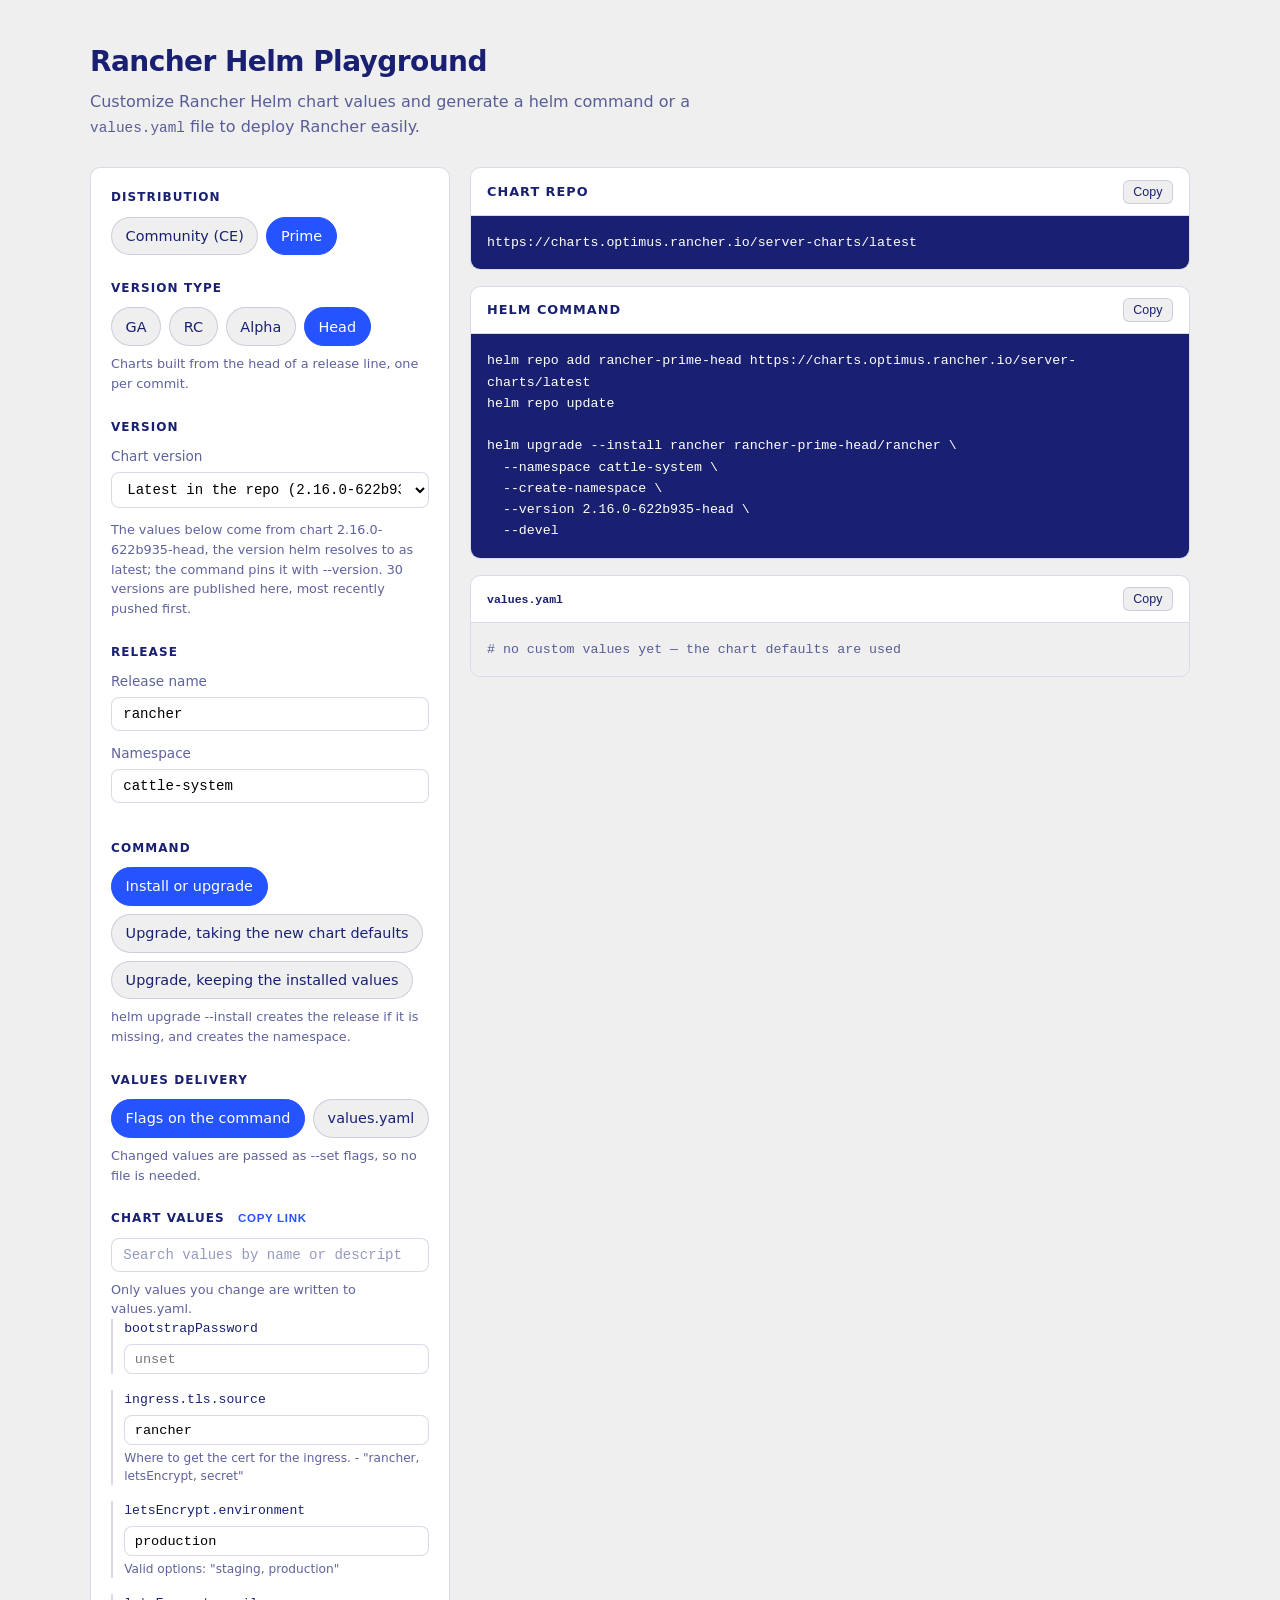
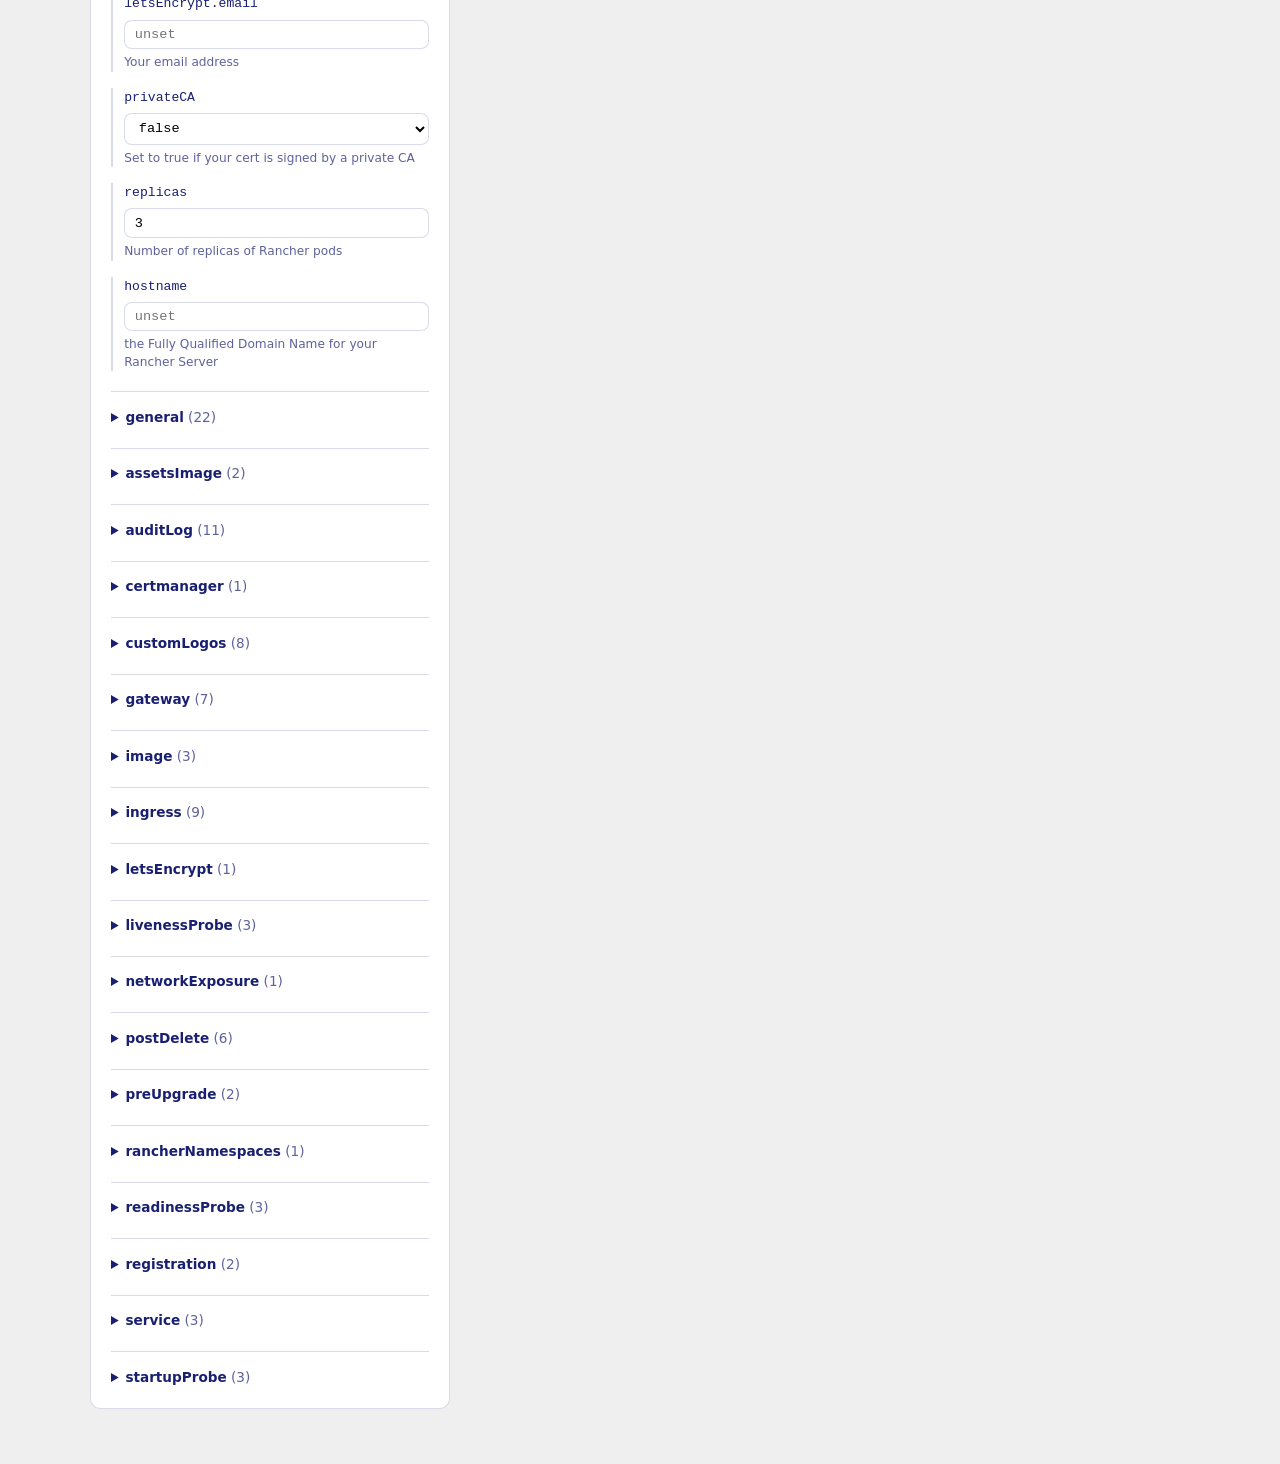
<file: index.html>
<!doctype html>
<html lang="en">
  <head>
    <meta charset="utf-8" />
    <meta name="viewport" content="width=device-width, initial-scale=1" />
    <title>Rancher Helm Playground</title>
    <link rel="stylesheet" href="css/styles.css" />
  </head>
  <body>
    <header class="site-header">
      <h1>Rancher Helm Playground</h1>
      <p>
        Customize Rancher Helm chart values and generate a helm command or a
        <code>values.yaml</code> file to deploy Rancher easily.
      </p>
    </header>

    <p class="banner" id="banner" role="alert" hidden></p>

    <main class="layout">
      <form id="config" class="panel" autocomplete="off">
        <fieldset>
          <legend>Distribution</legend>
          <div class="choices" id="distribution-choices"></div>
        </fieldset>

        <fieldset>
          <legend>Version type</legend>
          <div class="choices" id="version-type-choices"></div>
          <p class="hint" id="version-type-hint"></p>
        </fieldset>

        <fieldset>
          <legend>Version</legend>
          <label class="field">
            <span>Chart version</span>
            <select id="version-select" name="version-select"></select>
          </label>
          <label class="field" id="custom-version" hidden>
            <span>Custom version</span>
            <input type="text" id="version" name="version" spellcheck="false" />
          </label>
          <p class="hint" id="chart-hint"></p>
        </fieldset>

        <fieldset>
          <legend>Release</legend>
          <label class="field">
            <span>Release name</span>
            <input type="text" id="release-name" name="release-name" value="rancher" spellcheck="false" />
          </label>
          <label class="field">
            <span>Namespace</span>
            <input type="text" id="namespace" name="namespace" value="cattle-system" spellcheck="false" />
          </label>
        </fieldset>

        <fieldset>
          <legend>Command</legend>
          <div class="choices" id="action-choices"></div>
          <p class="hint" id="action-hint"></p>
        </fieldset>

        <fieldset>
          <legend>Values delivery</legend>
          <div class="choices" id="values-mode-choices"></div>
          <p class="hint" id="values-mode-hint"></p>
        </fieldset>

        <fieldset>
          <legend>
            Chart values
            <button type="button" id="copy-link" class="link-button">Copy link</button>
            <button type="button" id="reset-values" class="link-button" hidden>Reset</button>
          </legend>
          <input
            type="search"
            id="values-search"
            class="values-search"
            placeholder="Search values by name or description"
            aria-label="Search values"
            spellcheck="false"
          />
          <p class="hint" id="values-summary"></p>
          <div class="fields" id="common-fields"></div>
          <div id="value-groups"></div>
        </fieldset>
      </form>

      <section class="panel output" aria-live="polite">
        <article class="card">
          <header class="card-header">
            <h2>Chart repo</h2>
            <button type="button" class="copy" data-copy-target="chart-repo">Copy</button>
          </header>
          <pre id="chart-repo" class="code"></pre>
        </article>

        <article class="card">
          <header class="card-header">
            <h2>Helm command</h2>
            <button type="button" class="copy" data-copy-target="helm-command">Copy</button>
          </header>
          <pre id="helm-command" class="code"></pre>
        </article>

        <article class="card">
          <header class="card-header">
            <h2><code>values.yaml</code></h2>
            <button type="button" class="copy" data-copy-target="values-yaml">Copy</button>
          </header>
          <pre id="values-yaml" class="code"></pre>
        </article>
      </section>
    </main>

    <script src="js/app.js"></script>
  </body>
</html>
</file>
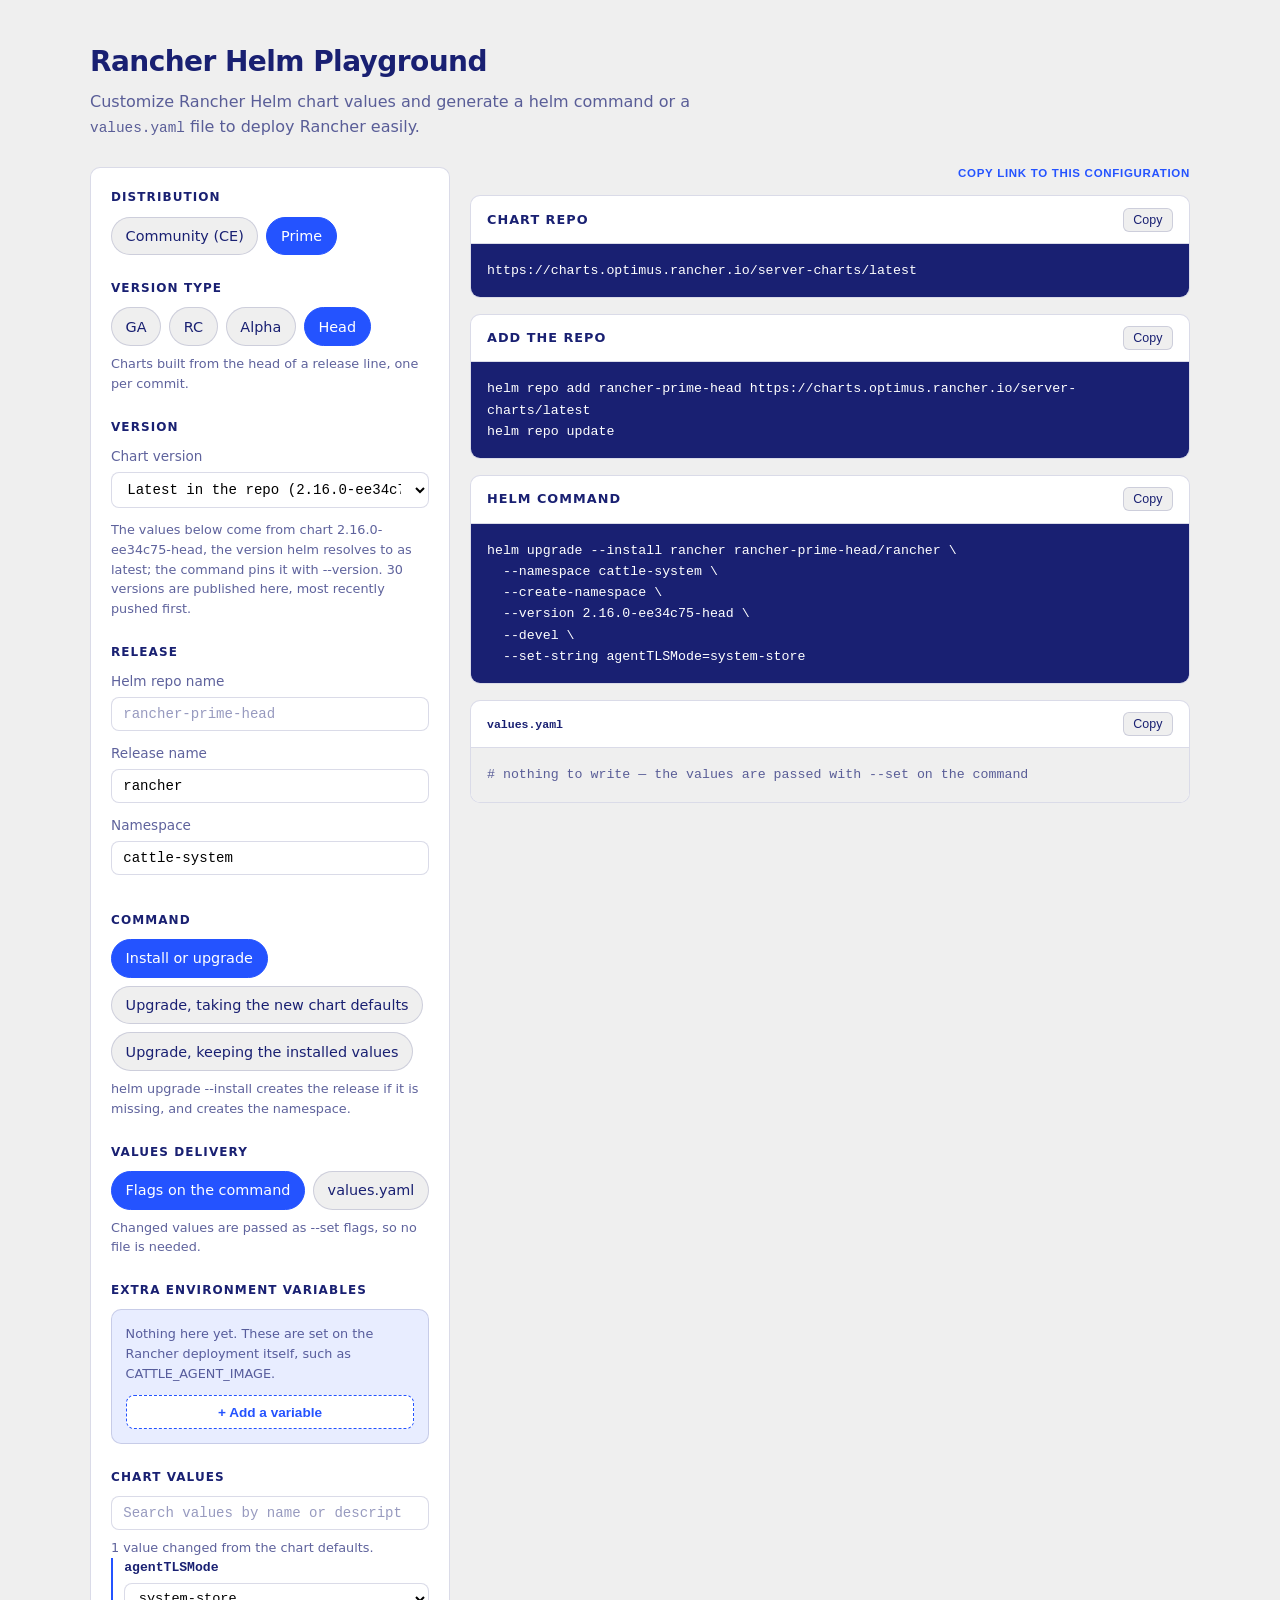
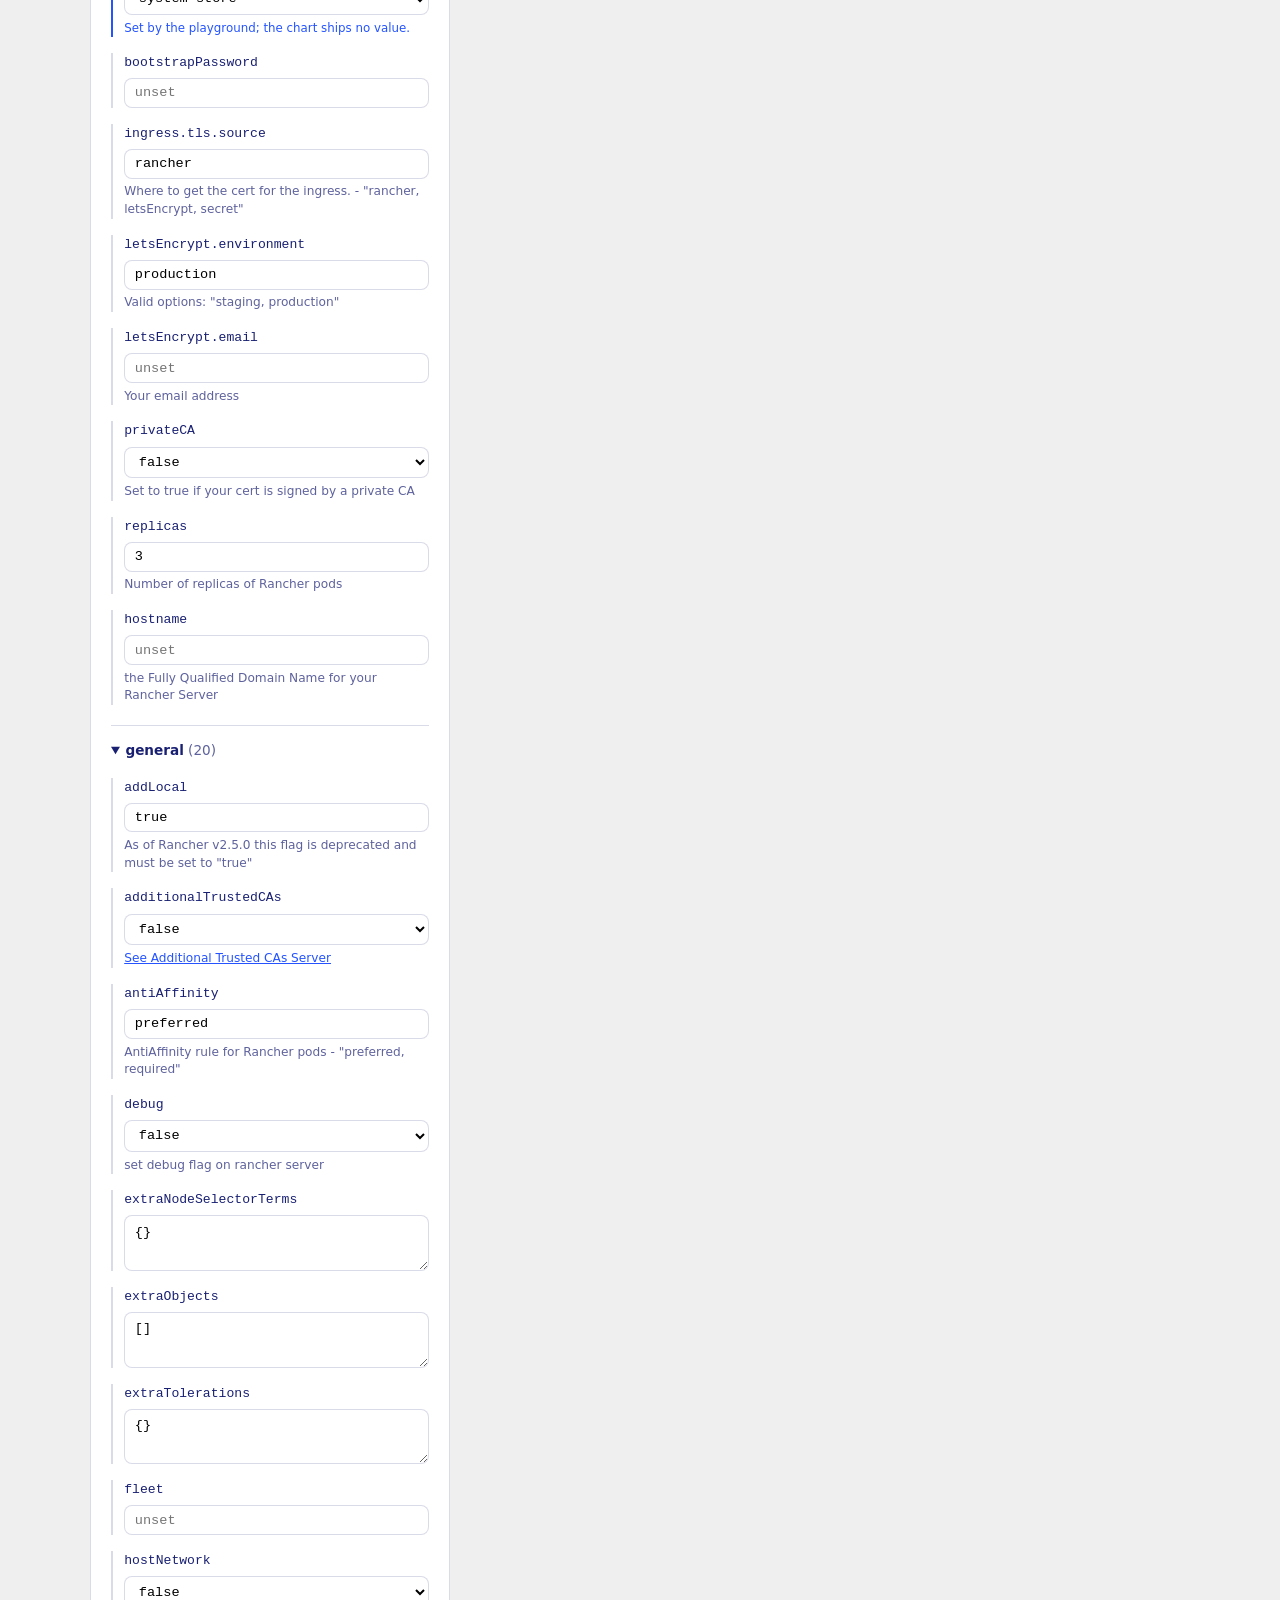
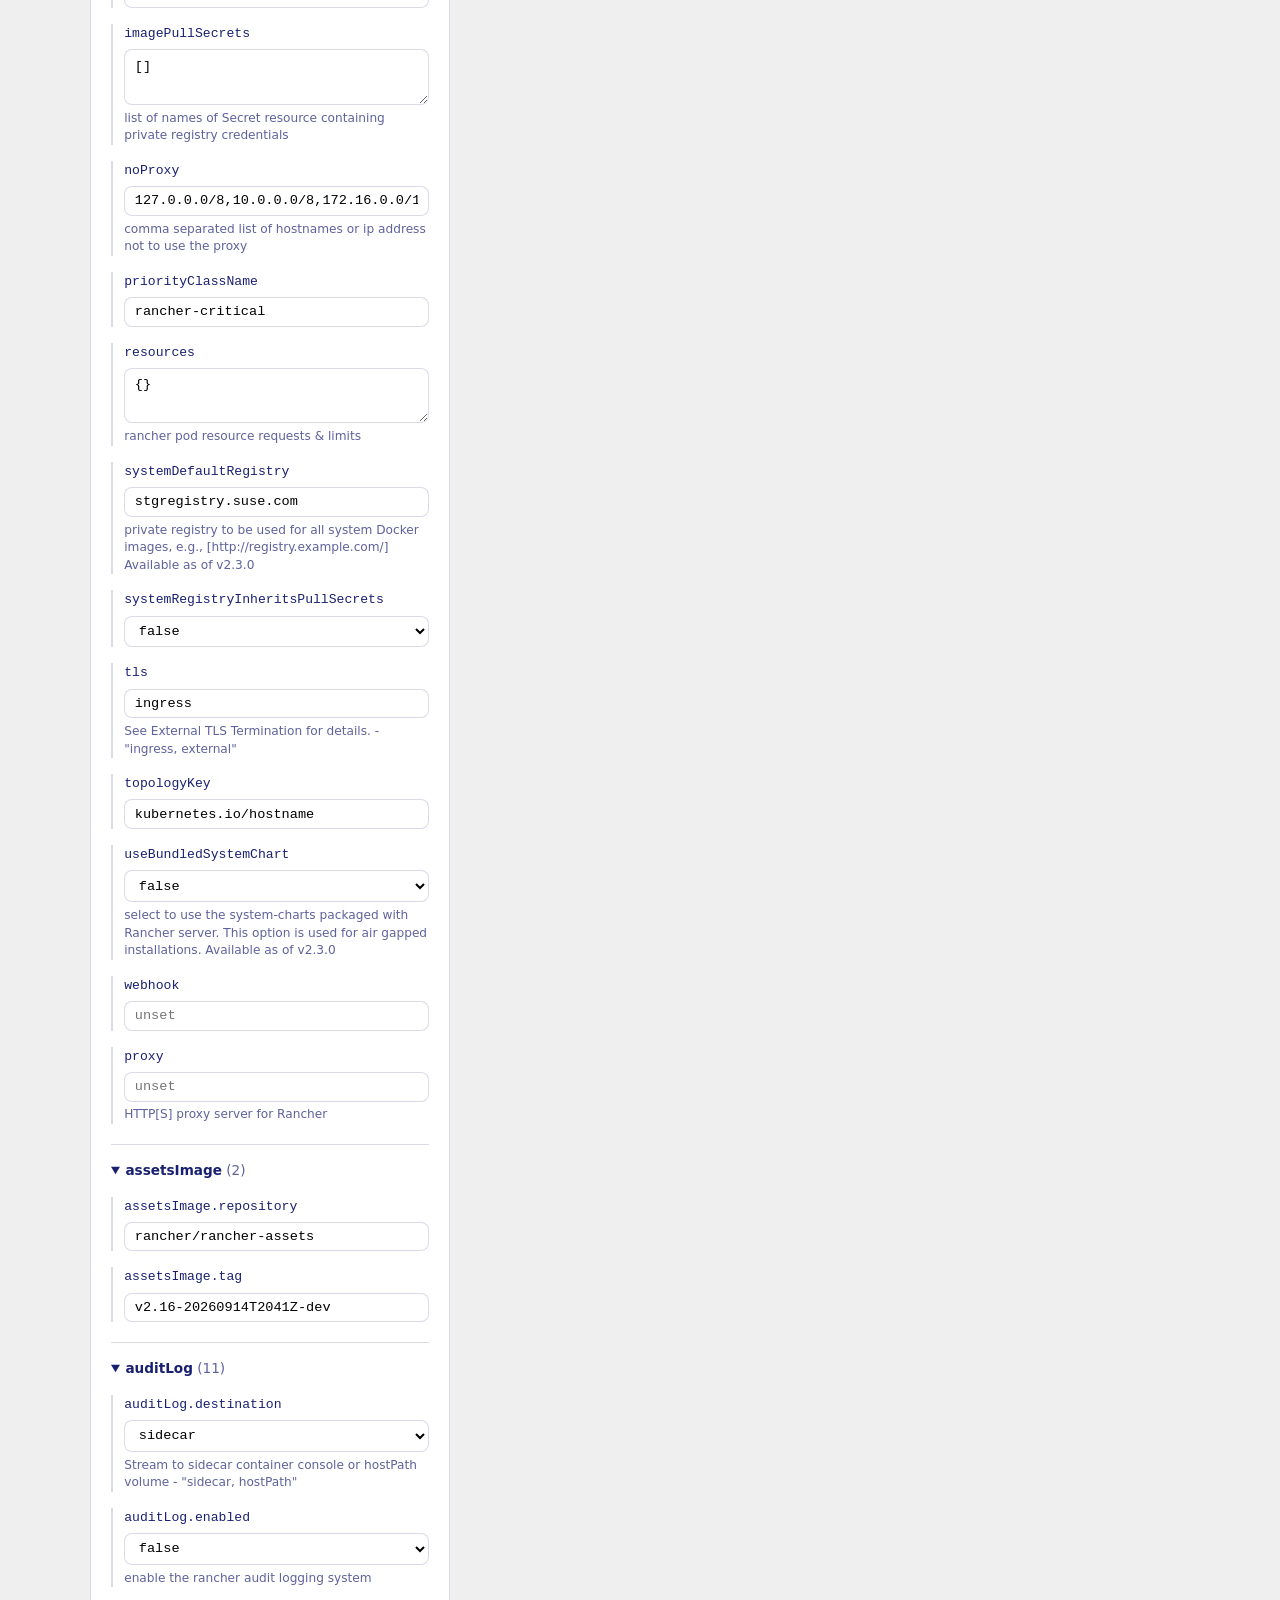
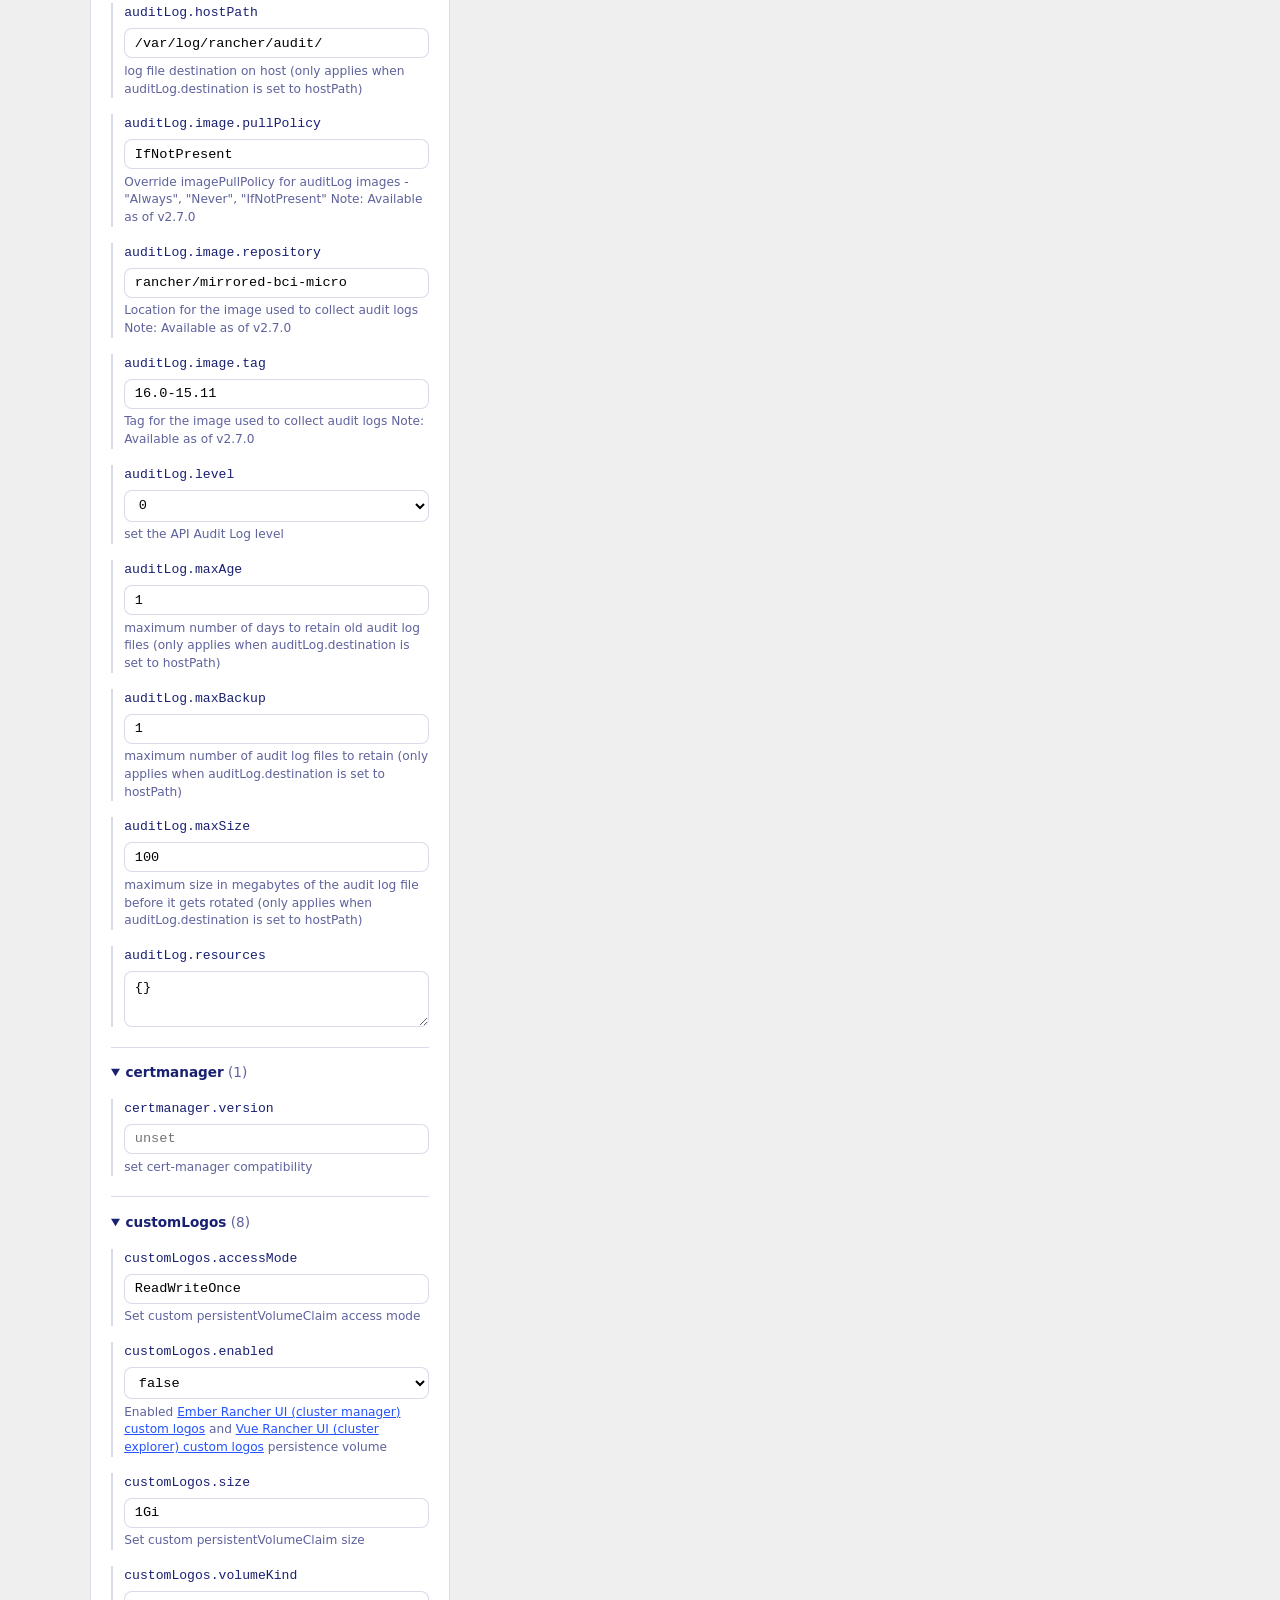
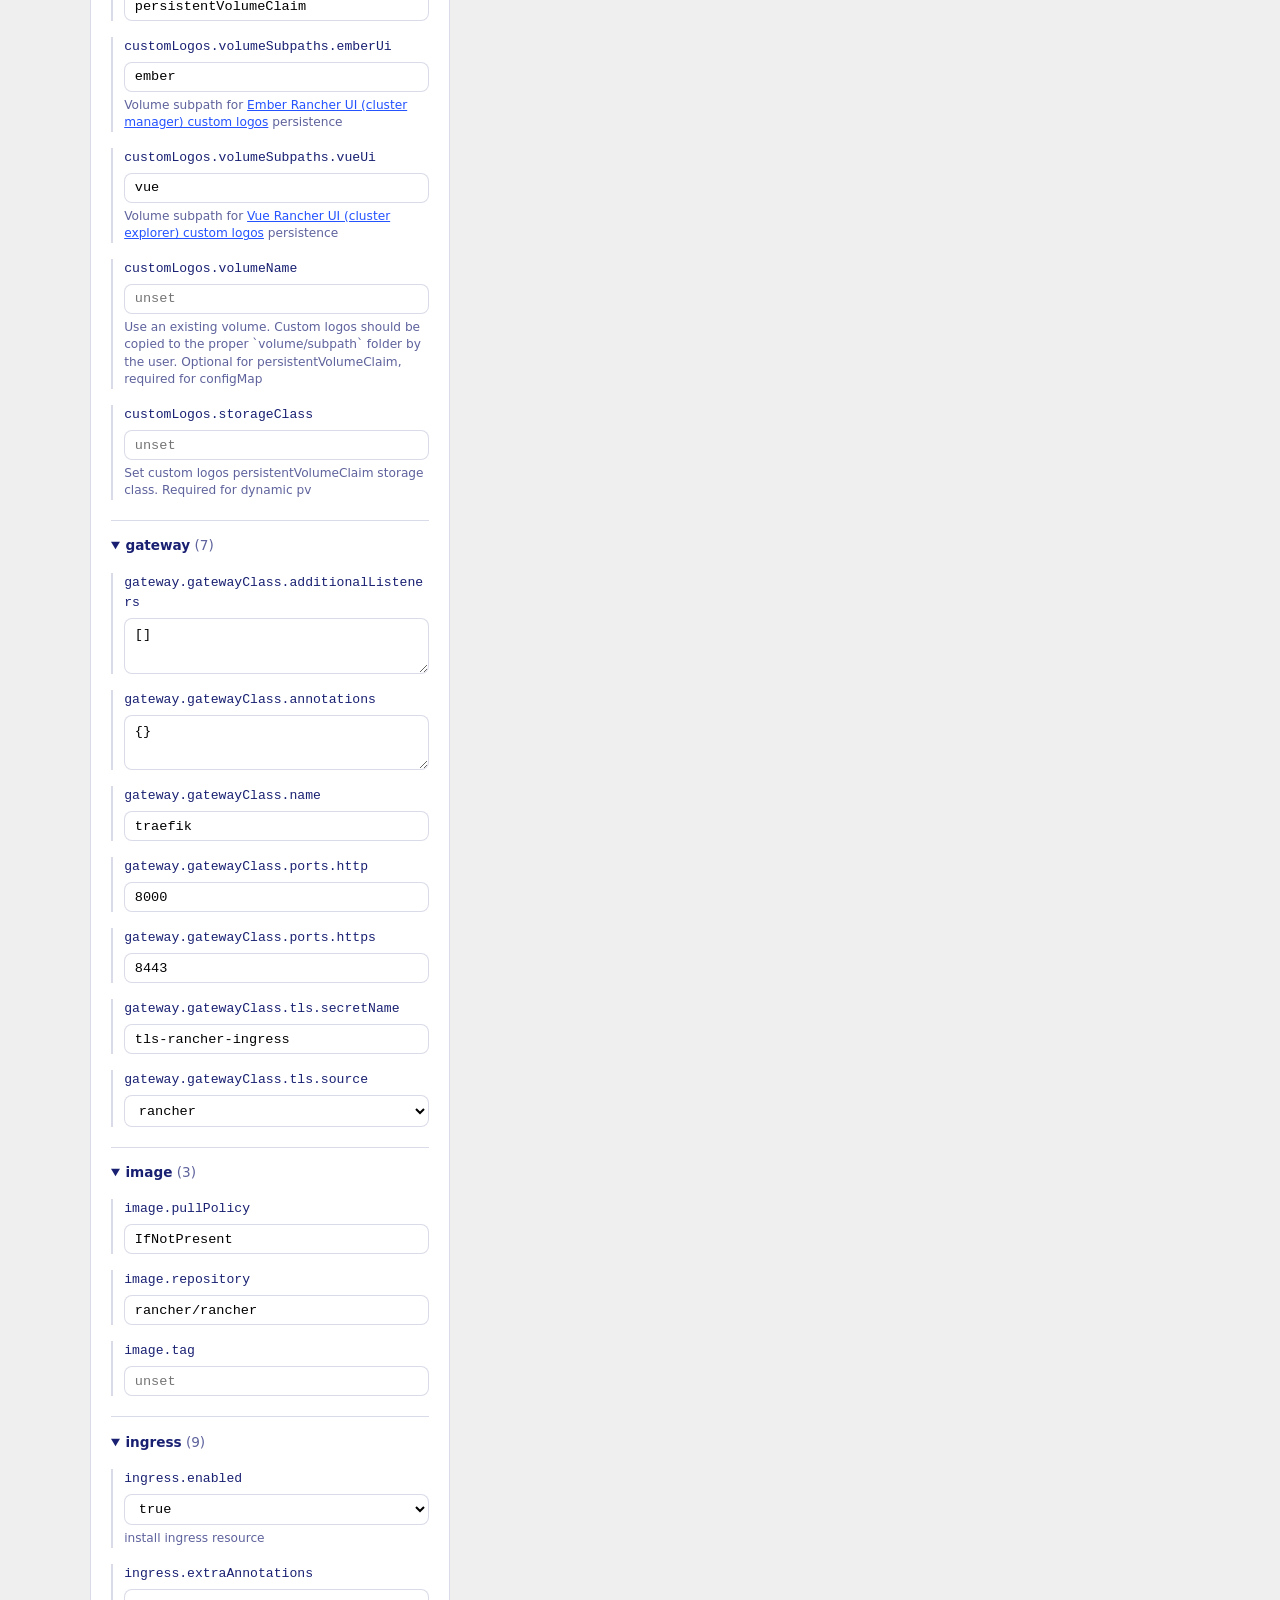
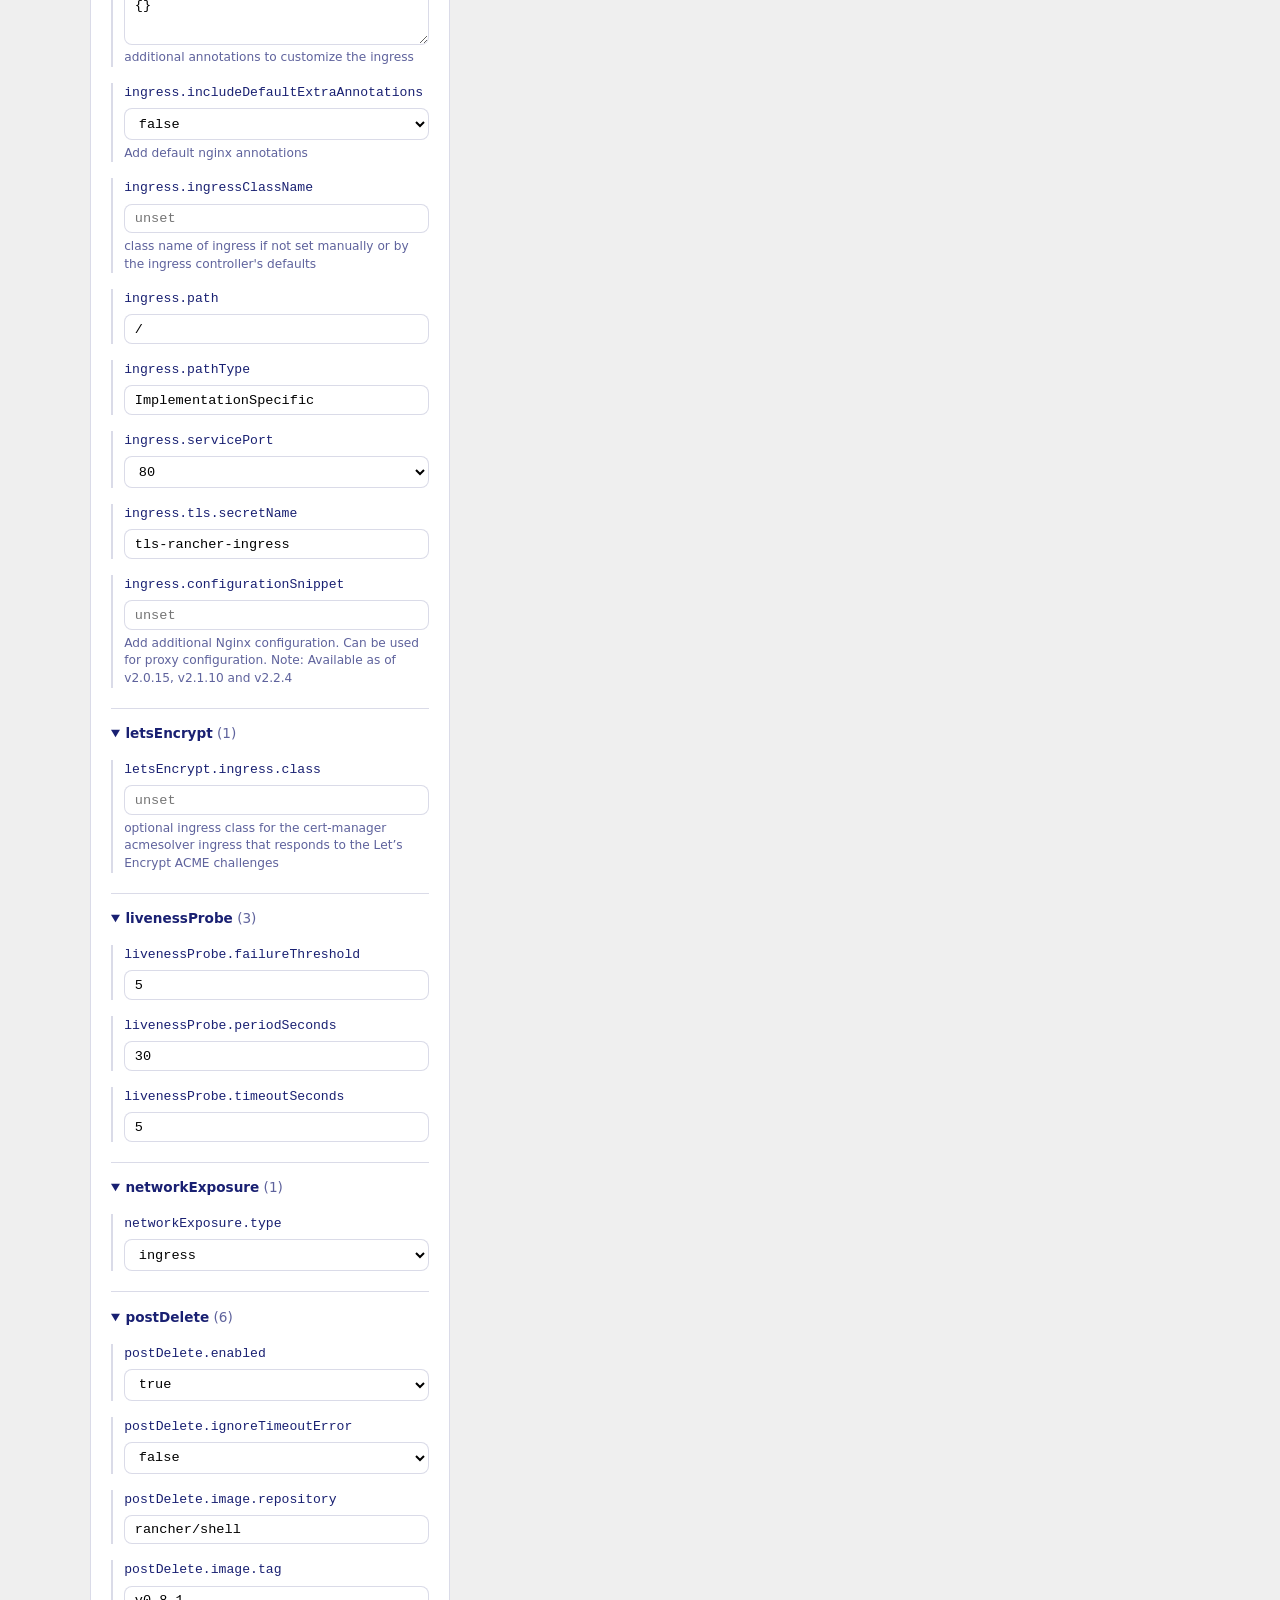
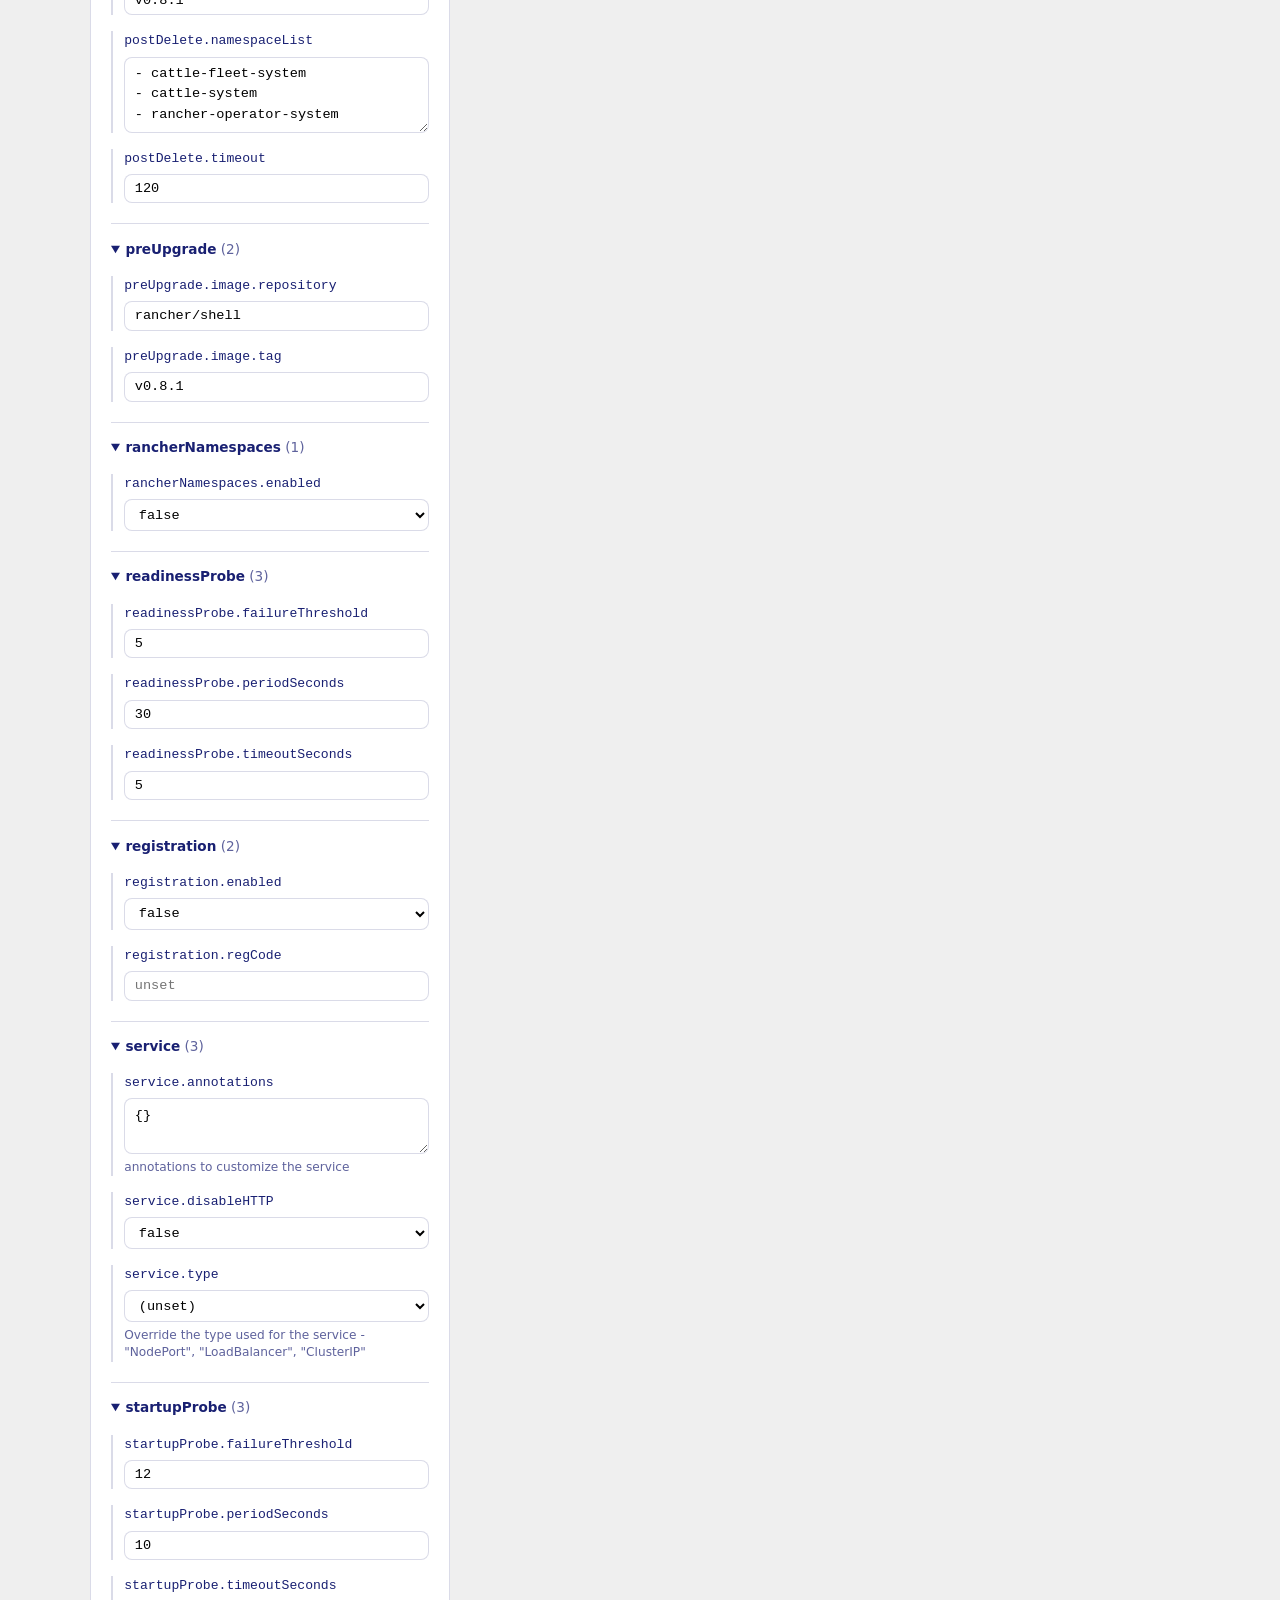
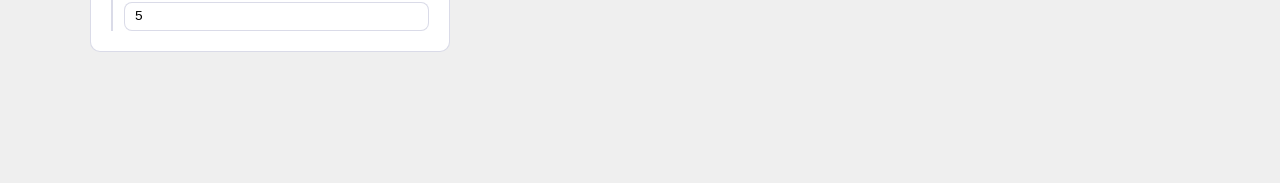
<file: docs/index.html>
<!doctype html>
<html lang="en">
  <head>
    <meta charset="utf-8" />
    <meta name="viewport" content="width=device-width, initial-scale=1" />
    <title>Rancher Helm Playground</title>
    <link rel="stylesheet" href="css/styles.css" />
  </head>
  <body>
    <header class="site-header">
      <h1>Rancher Helm Playground</h1>
      <p>
        Customize Rancher Helm chart values and generate a helm command or a
        <code>values.yaml</code> file to deploy Rancher easily.
      </p>
    </header>

    <p class="banner" id="banner" role="alert" hidden></p>

    <main class="layout">
      <form id="config" class="panel" autocomplete="off">
        <fieldset>
          <legend>Distribution</legend>
          <div class="choices" id="distribution-choices"></div>
        </fieldset>

        <fieldset>
          <legend>Version type</legend>
          <div class="choices" id="version-type-choices"></div>
          <p class="hint" id="version-type-hint"></p>
        </fieldset>

        <fieldset>
          <legend>Version</legend>
          <label class="field">
            <span>Chart version</span>
            <select id="version-select" name="version-select"></select>
          </label>
          <label class="field" id="custom-version" hidden>
            <span>Custom version</span>
            <input type="text" id="version" name="version" spellcheck="false" />
          </label>
          <p class="hint" id="chart-hint"></p>
        </fieldset>

        <fieldset>
          <legend>Release</legend>
          <label class="field">
            <span>Helm repo name</span>
            <input type="text" id="repo-name" name="repo-name" spellcheck="false" />
          </label>
          <label class="field">
            <span>Release name</span>
            <input type="text" id="release-name" name="release-name" value="rancher" spellcheck="false" />
          </label>
          <label class="field">
            <span>Namespace</span>
            <input type="text" id="namespace" name="namespace" value="cattle-system" spellcheck="false" />
          </label>
        </fieldset>

        <fieldset>
          <legend>Command</legend>
          <div class="choices" id="action-choices"></div>
          <p class="hint" id="action-hint"></p>
        </fieldset>

        <fieldset>
          <legend>Values delivery</legend>
          <div class="choices" id="values-mode-choices"></div>
          <p class="hint" id="values-mode-hint"></p>
        </fieldset>

        <fieldset>
          <legend>Extra environment variables</legend>
          <div class="env-panel">
            <p class="hint" id="extra-env-hint"></p>
            <div id="extra-env" class="env-list"></div>
            <button type="button" id="add-extra-env" class="env-add">+ Add a variable</button>
          </div>
        </fieldset>

        <fieldset>
          <legend>
            Chart values
            <button type="button" id="reset-values" class="link-button" hidden>Reset</button>
          </legend>
          <input
            type="search"
            id="values-search"
            class="values-search"
            placeholder="Search values by name or description"
            aria-label="Search values"
            spellcheck="false"
          />
          <p class="hint" id="values-summary"></p>
          <div class="fields" id="common-fields"></div>
          <div id="value-groups"></div>
        </fieldset>
      </form>

      <section class="panel output" aria-live="polite">
        <div class="output-actions">
          <button type="button" id="copy-link" class="link-button">Copy link to this configuration</button>
        </div>

        <article class="card">
          <header class="card-header">
            <h2>Chart repo</h2>
            <button type="button" class="copy" data-copy-target="chart-repo">Copy</button>
          </header>
          <pre id="chart-repo" class="code"></pre>
        </article>

        <article class="card">
          <header class="card-header">
            <h2>Add the repo</h2>
            <button type="button" class="copy" data-copy-target="repo-command">Copy</button>
          </header>
          <pre id="repo-command" class="code"></pre>
        </article>

        <article class="card">
          <header class="card-header">
            <h2>Helm command</h2>
            <button type="button" class="copy" data-copy-target="helm-command">Copy</button>
          </header>
          <pre id="helm-command" class="code"></pre>
        </article>

        <article class="card">
          <header class="card-header">
            <h2><code>values.yaml</code></h2>
            <button type="button" class="copy" data-copy-target="values-yaml">Copy</button>
          </header>
          <pre id="values-yaml" class="code"></pre>
        </article>
      </section>
    </main>

    <script src="js/app.js"></script>
  </body>
</html>
</file>
<file: css/styles.css>
:root {
  /* Brand palette */
  --midnight-blue: #192072;
  --waterhole-blue: #2453ff;
  --white: #ffffff;
  --fog: #efefef;
  --black: #000000;

  /* Roles */
  --bg: var(--fog);
  --surface: var(--white);
  --surface-sunken: var(--fog);
  --border: rgba(25, 32, 114, 0.16);
  --text: var(--black);
  --heading: var(--midnight-blue);
  --muted: rgba(25, 32, 114, 0.7);
  --accent: var(--waterhole-blue);
  --accent-soft: rgba(36, 83, 255, 0.1);
  --code-bg: var(--midnight-blue);
  --code-text: var(--white);
  --radius: 10px;
  --mono: ui-monospace, SFMono-Regular, "SF Mono", Menlo, Consolas, monospace;
}

* {
  box-sizing: border-box;
}

body {
  margin: 0;
  padding: 0 1.5rem 3rem;
  background: var(--bg);
  color: var(--text);
  font: 16px/1.55 system-ui, -apple-system, "Segoe UI", Roboto, sans-serif;
}

code {
  font-family: var(--mono);
  font-size: 0.9em;
}

.site-header {
  max-width: 1100px;
  margin: 0 auto;
  padding: 2.5rem 0 1.75rem;
}

.site-header h1 {
  margin: 0 0 0.4rem;
  font-size: 1.75rem;
  letter-spacing: -0.02em;
  color: var(--heading);
}

.site-header p {
  margin: 0;
  max-width: 62ch;
  color: var(--muted);
}

.layout {
  max-width: 1100px;
  margin: 0 auto;
  display: grid;
  gap: 1.25rem;
  grid-template-columns: minmax(280px, 360px) 1fr;
  align-items: start;
}

@media (max-width: 860px) {
  .layout {
    grid-template-columns: 1fr;
  }
}

.panel {
  background: var(--surface);
  border: 1px solid var(--border);
  border-radius: var(--radius);
  padding: 1.25rem;
}

.output {
  display: grid;
  gap: 1rem;
  background: none;
  border: none;
  padding: 0;
  position: sticky;
  top: 1rem;
}

@media (max-width: 860px) {
  .output {
    position: static;
  }
}

fieldset {
  border: none;
  margin: 0 0 1.5rem;
  padding: 0;
}

fieldset:last-of-type {
  margin-bottom: 0;
}

legend {
  padding: 0;
  margin-bottom: 0.6rem;
  font-size: 0.75rem;
  font-weight: 700;
  letter-spacing: 0.09em;
  text-transform: uppercase;
  color: var(--heading);
}

.choices {
  display: flex;
  flex-wrap: wrap;
  gap: 0.5rem;
}

.choice {
  position: relative;
}

.choice input {
  position: absolute;
  opacity: 0;
  width: 0;
  height: 0;
}

.choice span {
  display: block;
  padding: 0.45rem 0.85rem;
  border: 1px solid var(--border);
  border-radius: 999px;
  background: var(--surface-sunken);
  color: var(--midnight-blue);
  font-size: 0.9rem;
  cursor: pointer;
  user-select: none;
  transition: background 0.12s, border-color 0.12s, color 0.12s;
}

.choice input:checked + span {
  border-color: var(--accent);
  background: var(--accent);
  color: var(--white);
}

.choice input:focus-visible + span {
  outline: 2px solid var(--accent);
  outline-offset: 2px;
}

.choice input:disabled + span {
  opacity: 0.4;
  cursor: not-allowed;
}

.field {
  display: block;
  margin-bottom: 0.75rem;
}

.field span {
  display: block;
  margin-bottom: 0.3rem;
  font-size: 0.85rem;
  color: var(--muted);
}

.field input,
.field select {
  width: 100%;
  padding: 0.5rem 0.7rem;
  border: 1px solid var(--border);
  border-radius: 8px;
  background: var(--surface);
  color: var(--text);
  font-family: var(--mono);
  font-size: 0.88rem;
}

.field input::placeholder {
  color: rgba(25, 32, 114, 0.45);
}

.field input:focus-visible,
.field select:focus-visible {
  outline: 2px solid var(--accent);
  outline-offset: 1px;
  border-color: var(--accent);
}

.field[hidden] {
  display: none;
}

.hint {
  margin: 0.5rem 0 0;
  font-size: 0.8rem;
  color: var(--muted);
}

.hint:empty {
  display: none;
}

/* Chart values form */

.values-search {
  width: 100%;
  padding: 0.5rem 0.7rem;
  border: 1px solid var(--border);
  border-radius: 8px;
  background: var(--surface);
  color: var(--text);
  font-family: var(--mono);
  font-size: 0.88rem;
}

.values-search::placeholder {
  color: rgba(25, 32, 114, 0.45);
}

.values-search:focus-visible {
  outline: 2px solid var(--accent);
  outline-offset: 1px;
  border-color: var(--accent);
}

.fields {
  display: grid;
  gap: 1rem;
}

.value-field {
  display: grid;
  gap: 0.3rem;
  padding-left: 0.7rem;
  border-left: 2px solid var(--border);
}

.value-field[data-changed="true"] {
  border-left-color: var(--accent);
}

.value-label {
  font-family: var(--mono);
  font-size: 0.82rem;
  color: var(--heading);
  word-break: break-all;
}

.value-field[data-changed="true"] .value-label {
  font-weight: 700;
}

.value-field input,
.value-field select,
.value-field textarea {
  width: 100%;
  padding: 0.4rem 0.6rem;
  border: 1px solid var(--border);
  border-radius: 8px;
  background: var(--surface);
  color: var(--text);
  font-family: var(--mono);
  font-size: 0.85rem;
}

.value-field textarea {
  resize: vertical;
  line-height: 1.5;
}

.value-field input:focus-visible,
.value-field select:focus-visible,
.value-field textarea:focus-visible {
  outline: 2px solid var(--accent);
  outline-offset: 1px;
  border-color: var(--accent);
}

.value-help {
  margin: 0;
  font-size: 0.76rem;
  line-height: 1.45;
  color: var(--muted);
}

.value-help a {
  color: var(--accent);
}

.advanced {
  margin-top: 1.25rem;
  border-top: 1px solid var(--border);
  padding-top: 0.9rem;
}

.advanced summary {
  cursor: pointer;
  font-size: 0.85rem;
  font-weight: 600;
  color: var(--heading);
}

.advanced summary:focus-visible {
  outline: 2px solid var(--accent);
  outline-offset: 2px;
}

.advanced[open] summary {
  margin-bottom: 1rem;
}

.count {
  font-weight: 400;
  color: var(--muted);
}

.link-button {
  margin-left: 0.5rem;
  border: none;
  background: none;
  padding: 0;
  color: var(--accent);
  font-size: 0.72rem;
  font-weight: 700;
  letter-spacing: 0.06em;
  text-transform: uppercase;
  cursor: pointer;
}

.link-button:hover {
  text-decoration: underline;
}

.card {
  background: var(--surface);
  border: 1px solid var(--border);
  border-radius: var(--radius);
  overflow: hidden;
}

.card-header {
  display: flex;
  align-items: center;
  justify-content: space-between;
  gap: 1rem;
  padding: 0.7rem 1rem;
  border-bottom: 1px solid var(--border);
}

.card-header h2 {
  margin: 0;
  font-size: 0.8rem;
  font-weight: 700;
  letter-spacing: 0.08em;
  text-transform: uppercase;
  color: var(--heading);
}

.card-header h2 code {
  text-transform: none;
  letter-spacing: 0;
}

.copy {
  border: 1px solid var(--border);
  border-radius: 6px;
  background: var(--surface-sunken);
  color: var(--midnight-blue);
  padding: 0.25rem 0.6rem;
  font-size: 0.78rem;
  cursor: pointer;
}

.copy:hover {
  background: var(--accent);
  border-color: var(--accent);
  color: var(--white);
}

.copy[data-copied="true"] {
  background: var(--accent);
  border-color: var(--accent);
  color: var(--white);
}

.code {
  margin: 0;
  padding: 1rem;
  background: var(--code-bg);
  font-family: var(--mono);
  font-size: 0.83rem;
  line-height: 1.6;
  white-space: pre-wrap;
  word-break: break-word;
  color: var(--code-text);
}

.code.is-empty {
  background: var(--surface-sunken);
  color: var(--muted);
}

/* Loading the generated chart data */

.banner {
  margin: 0 auto 1.5rem;
  max-width: 1100px;
  padding: 0.8rem 1rem;
  border: 1px solid var(--accent);
  border-radius: 10px;
  background: var(--surface-sunken);
  color: var(--heading);
  font-size: 0.88rem;
}

body[data-busy] .layout {
  opacity: 0.6;
  transition: opacity 120ms linear;
}
</file>
<file: docs/css/styles.css>
:root {
  /* Brand palette */
  --midnight-blue: #192072;
  --waterhole-blue: #2453ff;
  --white: #ffffff;
  --fog: #efefef;
  --black: #000000;

  /* Roles */
  --bg: var(--fog);
  --surface: var(--white);
  --surface-sunken: var(--fog);
  --border: rgba(25, 32, 114, 0.16);
  --text: var(--black);
  --heading: var(--midnight-blue);
  --muted: rgba(25, 32, 114, 0.7);
  --accent: var(--waterhole-blue);
  --accent-soft: rgba(36, 83, 255, 0.1);
  --code-bg: var(--midnight-blue);
  --code-text: var(--white);
  --radius: 10px;
  --mono: ui-monospace, SFMono-Regular, "SF Mono", Menlo, Consolas, monospace;
}

* {
  box-sizing: border-box;
}

body {
  margin: 0;
  padding: 0 1.5rem 3rem;
  background: var(--bg);
  color: var(--text);
  font: 16px/1.55 system-ui, -apple-system, "Segoe UI", Roboto, sans-serif;
}

code {
  font-family: var(--mono);
  font-size: 0.9em;
}

.site-header {
  max-width: 1100px;
  margin: 0 auto;
  padding: 2.5rem 0 1.75rem;
}

.site-header h1 {
  margin: 0 0 0.4rem;
  font-size: 1.75rem;
  letter-spacing: -0.02em;
  color: var(--heading);
}

.site-header p {
  margin: 0;
  max-width: 62ch;
  color: var(--muted);
}

.layout {
  max-width: 1100px;
  margin: 0 auto;
  display: grid;
  gap: 1.25rem;
  grid-template-columns: minmax(280px, 360px) 1fr;
  align-items: start;
}

@media (max-width: 860px) {
  .layout {
    grid-template-columns: 1fr;
  }
}

.panel {
  background: var(--surface);
  border: 1px solid var(--border);
  border-radius: var(--radius);
  padding: 1.25rem;
}

.output {
  display: grid;
  gap: 1rem;
  background: none;
  border: none;
  padding: 0;
  position: sticky;
  top: 1rem;
}

@media (max-width: 860px) {
  .output {
    position: static;
  }
}

fieldset {
  border: none;
  margin: 0 0 1.5rem;
  padding: 0;
}

fieldset:last-of-type {
  margin-bottom: 0;
}

legend {
  padding: 0;
  margin-bottom: 0.6rem;
  font-size: 0.75rem;
  font-weight: 700;
  letter-spacing: 0.09em;
  text-transform: uppercase;
  color: var(--heading);
}

.choices {
  display: flex;
  flex-wrap: wrap;
  gap: 0.5rem;
}

.choice {
  position: relative;
}

.choice input {
  position: absolute;
  opacity: 0;
  width: 0;
  height: 0;
}

.choice span {
  display: block;
  padding: 0.45rem 0.85rem;
  border: 1px solid var(--border);
  border-radius: 999px;
  background: var(--surface-sunken);
  color: var(--midnight-blue);
  font-size: 0.9rem;
  cursor: pointer;
  user-select: none;
  transition: background 0.12s, border-color 0.12s, color 0.12s;
}

.choice input:checked + span {
  border-color: var(--accent);
  background: var(--accent);
  color: var(--white);
}

.choice input:focus-visible + span {
  outline: 2px solid var(--accent);
  outline-offset: 2px;
}

.choice input:disabled + span {
  opacity: 0.4;
  cursor: not-allowed;
}

.field {
  display: block;
  margin-bottom: 0.75rem;
}

.field span {
  display: block;
  margin-bottom: 0.3rem;
  font-size: 0.85rem;
  color: var(--muted);
}

.field input,
.field select {
  width: 100%;
  padding: 0.5rem 0.7rem;
  border: 1px solid var(--border);
  border-radius: 8px;
  background: var(--surface);
  color: var(--text);
  font-family: var(--mono);
  font-size: 0.88rem;
}

.field input::placeholder {
  color: rgba(25, 32, 114, 0.45);
}

.field input:focus-visible,
.field select:focus-visible {
  outline: 2px solid var(--accent);
  outline-offset: 1px;
  border-color: var(--accent);
}

.field[hidden] {
  display: none;
}

.hint {
  margin: 0.5rem 0 0;
  font-size: 0.8rem;
  color: var(--muted);
}

.hint:empty {
  display: none;
}

/* Chart values form */

.values-search {
  width: 100%;
  padding: 0.5rem 0.7rem;
  border: 1px solid var(--border);
  border-radius: 8px;
  background: var(--surface);
  color: var(--text);
  font-family: var(--mono);
  font-size: 0.88rem;
}

.values-search::placeholder {
  color: rgba(25, 32, 114, 0.45);
}

.values-search:focus-visible {
  outline: 2px solid var(--accent);
  outline-offset: 1px;
  border-color: var(--accent);
}

.fields {
  display: grid;
  gap: 1rem;
}

.value-field {
  display: grid;
  gap: 0.3rem;
  padding-left: 0.7rem;
  border-left: 2px solid var(--border);
}

.value-field[data-changed="true"] {
  border-left-color: var(--accent);
}

.value-label {
  font-family: var(--mono);
  font-size: 0.82rem;
  color: var(--heading);
  word-break: break-all;
}

.value-field[data-changed="true"] .value-label {
  font-weight: 700;
}

.value-field input,
.value-field select,
.value-field textarea {
  width: 100%;
  padding: 0.4rem 0.6rem;
  border: 1px solid var(--border);
  border-radius: 8px;
  background: var(--surface);
  color: var(--text);
  font-family: var(--mono);
  font-size: 0.85rem;
}

.value-field textarea {
  resize: vertical;
  line-height: 1.5;
}

.value-field input:focus-visible,
.value-field select:focus-visible,
.value-field textarea:focus-visible {
  outline: 2px solid var(--accent);
  outline-offset: 1px;
  border-color: var(--accent);
}

.value-help {
  margin: 0;
  font-size: 0.76rem;
  line-height: 1.45;
  color: var(--muted);
}

.value-help a {
  color: var(--accent);
}

.value-note {
  margin: 0;
  font-size: 0.74rem;
  line-height: 1.45;
  color: var(--accent);
}

/* Extra environment variables. Boxed and tinted: the section is easy to walk
   past in a column of plain form fields, and it is empty until it is used. */

.env-panel {
  display: grid;
  gap: 0.7rem;
  padding: 0.85rem;
  border: 1px solid var(--border);
  border-radius: var(--radius);
  background: var(--accent-soft);
}

.env-panel .hint {
  margin: 0;
}

.env-list {
  display: grid;
  gap: 0.7rem;
}

.env-list:empty {
  display: none;
}

.env-add {
  width: 100%;
  padding: 0.55rem 0.7rem;
  border: 1px dashed var(--accent);
  border-radius: 8px;
  background: var(--surface);
  color: var(--accent);
  font-size: 0.85rem;
  font-weight: 700;
  cursor: pointer;
}

.env-add:hover {
  border-style: solid;
  background: var(--accent);
  color: var(--white);
}

.env-add:focus-visible {
  outline: 2px solid var(--accent);
  outline-offset: 2px;
}

.env-row {
  display: grid;
  gap: 0.5rem;
  padding: 0.6rem 0.7rem;
  border: 1px solid var(--border);
  border-left: 3px solid var(--accent);
  border-radius: 8px;
  background: var(--surface);
}

.env-head {
  display: flex;
  align-items: baseline;
  justify-content: space-between;
  gap: 0.5rem;
}

.env-index {
  font-family: var(--mono);
  font-size: 0.8rem;
  font-weight: 700;
  color: var(--heading);
}

.env-head .link-button {
  margin-left: 0;
}

.env-field span {
  display: block;
  margin-bottom: 0.2rem;
  font-size: 0.7rem;
  font-weight: 700;
  letter-spacing: 0.07em;
  text-transform: uppercase;
  color: var(--muted);
}

.env-field input {
  width: 100%;
  padding: 0.4rem 0.6rem;
  border: 1px solid var(--border);
  border-radius: 8px;
  background: var(--surface);
  color: var(--text);
  font-family: var(--mono);
  font-size: 0.85rem;
}

.env-field input::placeholder {
  color: rgba(25, 32, 114, 0.45);
}

.env-field input:focus-visible {
  outline: 2px solid var(--accent);
  outline-offset: 1px;
  border-color: var(--accent);
}

.advanced {
  margin-top: 1.25rem;
  border-top: 1px solid var(--border);
  padding-top: 0.9rem;
}

.advanced summary {
  cursor: pointer;
  font-size: 0.85rem;
  font-weight: 600;
  color: var(--heading);
}

.advanced summary:focus-visible {
  outline: 2px solid var(--accent);
  outline-offset: 2px;
}

.advanced[open] summary {
  margin-bottom: 1rem;
}

.count {
  font-weight: 400;
  color: var(--muted);
}

.link-button {
  margin-left: 0.5rem;
  border: none;
  background: none;
  padding: 0;
  color: var(--accent);
  font-size: 0.72rem;
  font-weight: 700;
  letter-spacing: 0.06em;
  text-transform: uppercase;
  cursor: pointer;
}

.link-button:hover {
  text-decoration: underline;
}

/* Sits above the first card, so sharing is a page action rather than something
   tucked into the values form. */
.output-actions {
  display: flex;
  justify-content: flex-end;
}

.output-actions .link-button {
  margin-left: 0;
}

.card {
  background: var(--surface);
  border: 1px solid var(--border);
  border-radius: var(--radius);
  overflow: hidden;
}

.card-header {
  display: flex;
  align-items: center;
  justify-content: space-between;
  gap: 1rem;
  padding: 0.7rem 1rem;
  border-bottom: 1px solid var(--border);
}

.card-header h2 {
  margin: 0;
  font-size: 0.8rem;
  font-weight: 700;
  letter-spacing: 0.08em;
  text-transform: uppercase;
  color: var(--heading);
}

.card-header h2 code {
  text-transform: none;
  letter-spacing: 0;
}

.copy {
  border: 1px solid var(--border);
  border-radius: 6px;
  background: var(--surface-sunken);
  color: var(--midnight-blue);
  padding: 0.25rem 0.6rem;
  font-size: 0.78rem;
  cursor: pointer;
}

.copy:hover {
  background: var(--accent);
  border-color: var(--accent);
  color: var(--white);
}

.copy[data-copied="true"] {
  background: var(--accent);
  border-color: var(--accent);
  color: var(--white);
}

.code {
  margin: 0;
  padding: 1rem;
  background: var(--code-bg);
  font-family: var(--mono);
  font-size: 0.83rem;
  line-height: 1.6;
  white-space: pre-wrap;
  word-break: break-word;
  color: var(--code-text);
}

.code.is-empty {
  background: var(--surface-sunken);
  color: var(--muted);
}

/* Loading the generated chart data */

.banner {
  margin: 0 auto 1.5rem;
  max-width: 1100px;
  padding: 0.8rem 1rem;
  border: 1px solid var(--accent);
  border-radius: 10px;
  background: var(--surface-sunken);
  color: var(--heading);
  font-size: 0.88rem;
}

body[data-busy] .layout {
  opacity: 0.6;
  transition: opacity 120ms linear;
}
</file>
